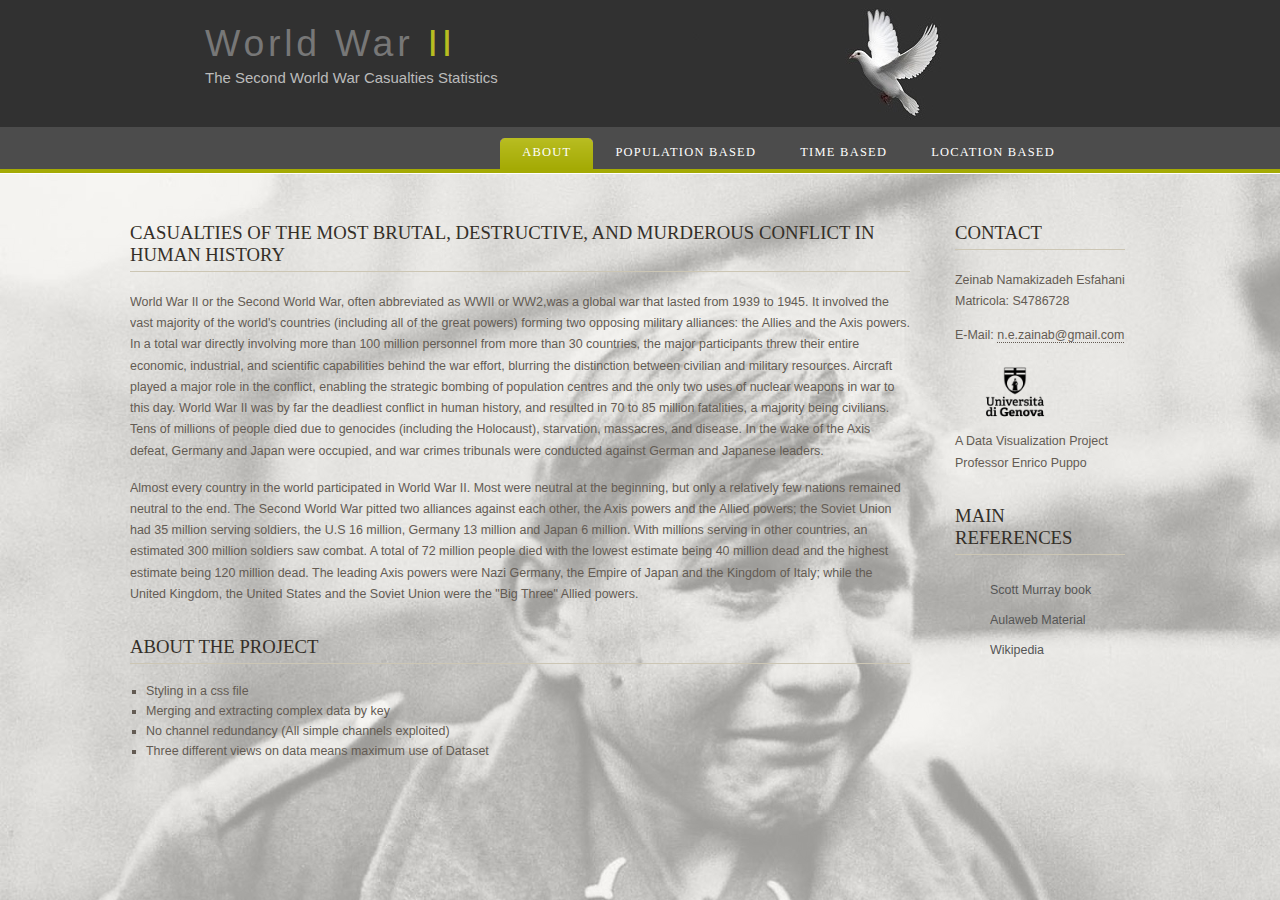
<file: index.html>
<!DOCTYPE html>
<html lang="en">


<head>
  <meta charset="UTF-8">
  <title>WWII</title>
  <link rel="stylesheet" type="text/css" href="style.css" />
  <script src="https://d3js.org/d3.v4.js"></script>
</head>

<body class="about"> <!--Class is to address the page in css to load BG-->
  <div id="main">
  
	<div id="header">
		<div id="logo">
		  <div id="logo_text">
          <h1><a href="index.html">World War <span class="logo_colour">II</span></a></h1>
          <h2>The Second World War Casualties Statistics</h2>
        </div>
		</div>
		<div id="menubar">
			<ul id="menu">
			<li class="selected"><a href="index.html">About</a></li> <!--class="selected" in the li tag for the selected page-->
			<li><a href="bubble.html">Population Based</a></li>
			<li><a href="time.html">Time Based</a></li>
			<li><a href="location.html">Location Based</a></li>
        </ul>
		</div>
	</div>
	
	<div id="site_content">
		<div class="sidebar">
			<h3>Contact</h3>
			
			<p>Zeinab Namakizadeh Esfahani<br> Matricola: S4786728</p>
			<div>E-Mail: <a href = "mailto:n.e.zainab@gmail.com">n.e.zainab@gmail.com</a></div>
			<br/>
			<img src="Images/logo-black.png" width="120" height="72" alt="UNIGE logo">
			<p>A Data Visualization Project<br/>Professor Enrico Puppo</p>
			<h3>Main References</h3>
			<ul>
			  <li><a href="https://github.com/scotthmurray/d3-book">Scott Murray book</a></li>
			  <li><a href="https://2020.aulaweb.unige.it/">Aulaweb Material</a></li>
			  <li><a href="https://en.wikipedia.org/wiki/World_War_II_casualties">Wikipedia</a></li>
			</ul>
		</div>
		<div id="content">
				<h1>Casualties of the most brutal, destructive, and murderous conflict in human history</h1>
				<p>World War II or the Second World War, often abbreviated as WWII or WW2,was a global war that lasted from 1939 to 1945. It involved the vast majority of the world's countries (including all of the great powers) forming two opposing military alliances: the Allies and the Axis powers. In a total war directly involving more than 100 million personnel from more than 30 countries, the major participants threw their entire economic, industrial, and scientific capabilities behind the war effort, blurring the distinction between civilian and military resources. Aircraft played a major role in the conflict, enabling the strategic bombing of population centres and the only two uses of nuclear weapons in war to this day. World War II was by far the deadliest conflict in human history, and resulted in 70 to 85 million fatalities, a majority being civilians. Tens of millions of people died due to genocides (including the Holocaust), starvation, massacres, and disease. In the wake of the Axis defeat, Germany and Japan were occupied, and war crimes tribunals were conducted against German and Japanese leaders.</p>
				<p>Almost every country in the world participated in World War II. Most were neutral at the beginning, but only a relatively few nations remained neutral to the end. The Second World War pitted two alliances against each other, the Axis powers and the Allied powers; the Soviet Union had 35 million serving soldiers, the U.S 16 million, Germany 13 million and Japan 6 million. With millions serving in other countries, an estimated 300 million soldiers saw combat. A total of 72 million people died with the lowest estimate being 40 million dead and the highest estimate being 120 million dead. The leading Axis powers were Nazi Germany, the Empire of Japan and the Kingdom of Italy; while the United Kingdom, the United States and the Soviet Union were the "Big Three" Allied powers.</p>
				<h1>About the Project</h1>
				<ul>
					<li>Styling in a css file</li>
					<li>Merging and extracting complex data by key</li>
					<li>No channel redundancy (All simple channels exploited)</li>
					<li>Three different views on data means maximum use of Dataset</li>
				</ul>
		</div>
	</div>
  </div>
</body>
</html>
</file>
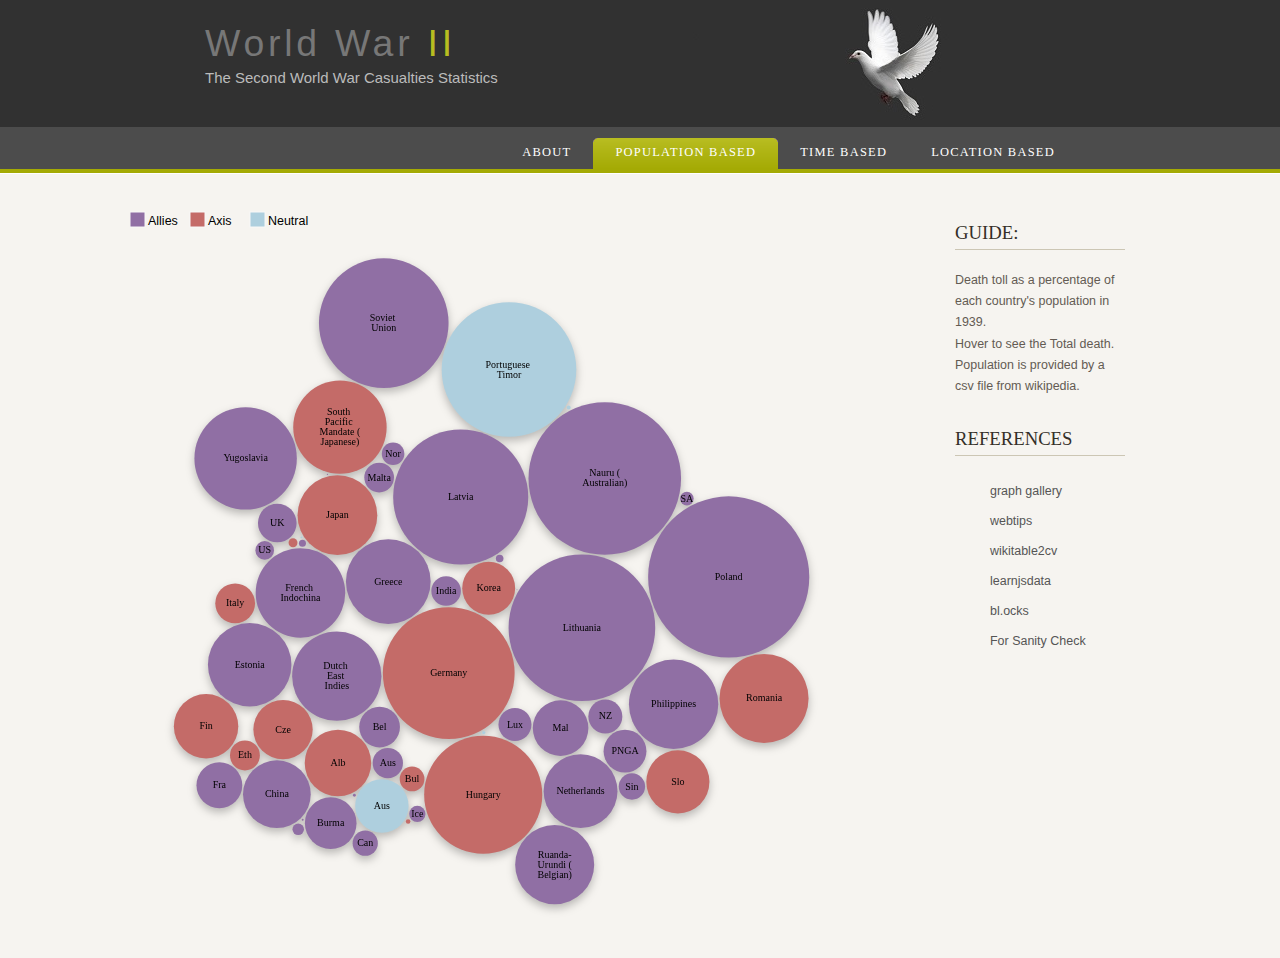
<file: bubble.html>
<!DOCTYPE html>
<html lang="en">


<head>
  <title>WWII</title>
  <meta charset="UTF-8">
  <link rel="stylesheet" type="text/css" href="style.css" />
  <script src="D3/d3.js"></script>
</head>

<body class="bubble">
  <div id="main">
  
	<div id="header">
		<div id="logo">
		  <div id="logo_text">
			  <h1><a href="index.html">World War <span class="logo_colour">II</span></a></h1>
			  <h2>The Second World War Casualties Statistics</h2>
          </div>
		</div>
		<div id="menubar">
			<ul id="menu">
				<li><a href="index.html">About</a></li>
				<li class="selected"><a href="bubble.html">Population Based</a></li><!--class="selected" in the li tag for the selected page-->
				<li><a href="time.html">Time Based</a></li>
				<li><a href="location.html">Location Based</a></li>
			</ul>
		</div>
	</div>	
		
	<div id="site_content">
	
		<div class="sidebar">
			<h3>Guide:</h3>
				<p>Death toll as a percentage of each country's population in 1939.<br/> Hover to see the Total death.<br/> Population is provided by a csv file from wikipedia.</p>
			<h3>References</h3>
			<ul>
			  <li><a href="https://www.d3-graph-gallery.com/bubble.html">graph gallery</a></li>
			  <li><a href="https://www.webtips.dev/how-to-make-interactive-bubble-charts-in-d3-js">webtips</a></li>
			  <li><a href="https://wikitable2csv.ggor.de/">wikitable2cv</a></li>
			  <li><a href="http://learnjsdata.com/">learnjsdata</a></li>
			  <li><a href="http://bl.ocks.org/phoebebright/raw/3176159/">bl.ocks</a></li>
			  <li><a href="https://topforeignstocks.com/2016/04/19/chart-world-war-ii-casualties-as-a-percentage-of-each-countrys-population/">For Sanity Check</a></li>
			</ul>
		</div>
		<div id="content">
			<svg width="400" height="30">
				<rect class="allies legend-element" x="0" y="5" width="1" height="1"></rect>
				<text x="18" y="18">Allies</text>
				<rect class="axis legend-element" x="60" y="5" width="100" height="100"></rect>
				<text x="78" y="18">Axis</text>
				<rect class="none legend-element" x="120" y="5" width="200" height="200"></rect>
				<text x="138" y="18">Neutral</text>
			</svg>
			<svg id="bubble" width="700" height="700" font-family="lucida sans" font-size="10" text-anchor="middle"></svg>
			<script src="bubble.js"></script>
			
		</div>
		
	</div>
  </div>
</body>
</html>
</file>
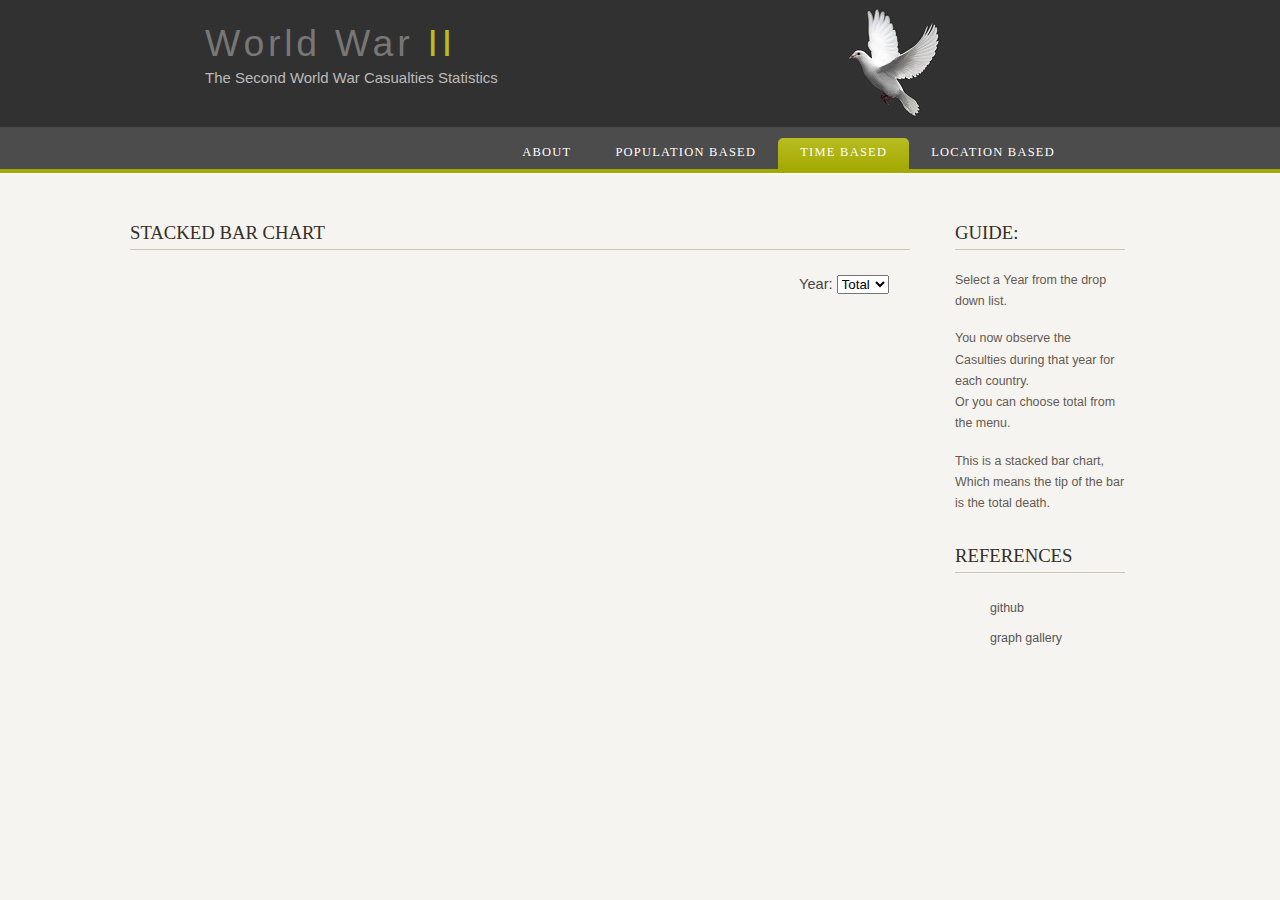
<file: time.html>
<!DOCTYPE html>
<html lang="en">

<head>
  <title>WWII</title>
  <meta charset="UTF-8">
  <link rel="stylesheet" type="text/css" href="style.css" />
  <script src="//d3js.org/d3.v4.min.js"></script>
  <script src="D3/d3-selection-multi.js"></script>
  <!--useless-->
  <!--<script src="http://ajax.googleapis.com/ajax/libs/jquery/1.7.1/jquery.min.js" type="text/javascript"></script>-->
  <!--<script src="https://cdnjs.cloudflare.com/ajax/libs/moment.js/2.29.1/moment.min.js"></script>-->

</head>



<body class="time">
  <div id="main">
  
	<div id="header">
		<div id="logo">
		    <div id="logo_text">
				<h1><a href="index.html">World War <span class="logo_colour">II</span></a></h1>
				<h2>The Second World War Casualties Statistics</h2>
		    </div>
		</div>
		<div id="menubar">
			<ul id="menu">
			<li><a href="index.html">About</a></li>
			<li><a href="bubble.html">Population Based</a></li>
			<li class="selected"><a href="time.html">Time Based</a></li><!--class="selected" in the li tag for the selected page-->
			<li><a href="location.html">Location Based</a></li>
        </ul>
		</div>
	</div>
		
			
		
	<div id="site_content">
	
		<div class="sidebar">
			<h3>Guide:</h3>
				<p>Select a Year from the drop down list.</p>
				<p>You now observe the Casulties during that year for each country. <br/>Or you can choose total from the menu.</p>
				<p>This is a stacked bar chart, Which means the tip of the bar is the total death.</p>
			<h3>References</h3>
			<ul>
			  <li><a href="http://curran.github.io/screencasts/splittingCharts/examples/viewer/#/16">github</a></li>
			  <li><a href="https://www.d3-graph-gallery.com/graph/interactivity_tooltip.html">graph gallery</a></li>
			</ul>
		</div>
		
		
		<div id="content">		
			<div id="stackedbars">
			    <h1>Stacked Bar Chart</h1>
				<table><tr>
					<td>
						<svg id="stacked" width="650" height="500"></svg>
					</td>
					<td>
						<div id="year-selector">
							<label>Year:</label>
							<select id="chosenyear" onchange="ChangeYear(this.options[this.selectedIndex].value)">
								<option selected value="total">Total</option>
								<option value="39">1939</option>
								<option value="40">1940</option>
								<option value="41">1941</option>
								<option value="42">1942</option>
								<option value="43">1943</option>
								<option value="44">1944</option>
								<option value="45">1945</option>
								<option value="46">1946</option>
							</select>
						</div>
					</td>
				</tr></table>
			</div>
		</div>
		
	</div>
  </div>
  <script src="time.js"></script> 
</body>
</html>
</file>
<file: style.css>
body
{ font-family: "lucida sans", arial, sans-serif;
  padding: 0px;
  margin: 0px;
  font-size: .78em;
  background: #F6F4F0;
  color: #635B53;}
  
body.about
{background-image: url('Images/aboutbgtr.png');}

body.bubble
{background: #F6F4F0;}

body.time
{background: #F6F4F0;}

body.location
{background: #F6F4F0;}

p
{ margin: 0px;
  padding: 0px 0px 16px 0px;
  line-height: 1.7em;}

h1, h2, h3, h4
{ font-size: 150%;
  padding: 7px 0px 5px 0px; 
  margin: 0px 0px 0px 0px; 
  font-weight: normal;
  color: #342F28;
  font-family: serif;}

h1, h3
{ text-transform: uppercase;
  margin: 10px 0px 20px 0px;
  padding: 5px 20px 5px 0px;
  border-bottom: 1px solid #CCC6B4;}

a, a:hover
{ border-bottom: 1px dotted;
  color: #635B53;
  text-decoration: none;}

a:hover
{ border-bottom: 1px solid;
  color: #A4AA04;}

img
{ border: 0px; 
  margin: 0px; 
  padding: 0px;}

a
{ outline: none;}

.left
{ float: left;
  margin-right: 10px;}

.right
{ float: right; 
  margin-left: 10px;}

.center
{ display: block;
  text-align: center;
  margin: 0 auto;}

blockquote
{ margin: 20px 0px 20px 0px; 
  padding: 10px 20px 0px 20px;
  border: 1px solid #E5E5DB;
  background: #FFF;}

ul
{ margin: 2px 0px 18px 16px;
  padding: 0px;}

ul li
{ list-style-type: square;
  margin: 0px 0px 6px 0px; 
  padding: 0px;}

ol
{ margin: 8px 0px 0px 24px;
  padding: 0px;}

ol li
{ margin: 0px 0px 11px 0px; 
  padding: 0px;}

#main, #logo, #menubar, #site_content
{ margin-left: auto; 
  margin-right: auto;}

#header
{ background: url(Images/back.png) repeat-x;}

#logo
{ width: 870px;
  height: 127px;
  position: relative;
  background: transparent url(Images/logo.png) no-repeat right;
  margin-left: auto; 
  margin-right: auto;}

#logo #logo_text 
{ position: absolute; 
  top: 0;
  left: 0;}

#logo h1, #logo h2
{ font: normal 300% 'century gothic', arial, sans-serif;
  border-bottom: 0;
  text-transform: none;
  margin: 0 0 0 9px;}

#logo_text h1, #logo_text h1 a, #logo_text h1 a:hover 
{ padding: 22px 0 0 0;
  color: #777;
  letter-spacing: 0.1em;
  text-decoration: none;}

#logo_text h1 a .logo_colour
{ color: #B8BD20;}

#logo_text a:hover .logo_colour
{ color: #777;}

#logo_text h2
{ font-size: 120%;
  padding: 4px 0 0 0;
  color: #BBB;}

#logo h1, #logo h2, #log h1
{ margin: 0;
  font-family: "century gothic", arial, sans-serif;}

#logo h1
{ font-size: 300%;
  padding: 22px 0px 0px 0px;
  color: #777;}

#logo h2
{ font-size: 120%;
  padding: 4px 0px 0px 0px;
  color: #BBB;}

#logo a
{ border: none;}

#menubar
{ width: 870px;
  height: 46px;
  padding-top: 4px;
  padding-left: 4px;} 

ul#menu
{ float: right;
  margin: 0px;}

ul#menu li
{ float: left;
  margin: 5px 0 0 0;
  padding: 0 0 0 6px;
  list-style: none;}

ul#menu li a
{ letter-spacing: 0.1em;
  font-family: serif;
  font-size: 100%;
  display: block; 
  float: left; 
  height: 20px;
  text-decoration: none; 
  padding: 9px 22px 5px 16px;
  text-align: center;
  color: #FFF;
  text-transform: uppercase;
  border: none;} 

ul#menu li.selected a
{ height: 20px;
  padding: 7px 22px 4px 16px;}

ul#menu li.selected
{ margin: 7px 0 0 0;
  background: #635B53 url(Images/tabs.png) no-repeat 0 0px;}

ul#menu li.selected a, ul#menu li.selected a:hover
{ background: #635B53 url(Images/tabs.png) no-repeat 100% 0px;
  color: #FFF;}

ul#menu li a:hover
{ color: #A4AA04;}

#site_content
{ width: 1020px;
  margin-top: 10px;
  overflow: hidden;} 
  
#stackedbars g
{ font-size: 12px;}
	
.sidebar
{ float: right;
  width: 170px;
  padding: 20px 25px 15px 15px;}

.sidebar ul
{ width: 178px; 
  padding-top: 4px; 
  margin: 4px 0px 15px 0px;}

.sidebar li
{ list-style: none; 
  padding: 0px 0px 2px 0px; }

.sidebar li a, .sidebar li a:hover
{ text-decoration: none; 
  padding: 4px 0px 4px 35px;
  display: block;
  background: transparent no-repeat left center;
  color: #555;
  border: none;} 

.sidebar li a.selected, .sidebar li a:hover, .sidebar li a.selected:hover
{ color: #A4AA04;} 

#content
{ text-align: left;
  width: 780px;
  float: left;
  padding: 20px 5px 15px 0px;}
  
table
{ margin: 0px 0 0px 0;
  font-size: 150%;
  background: #F6F4F0;}

table tr th, table tr td
{ font-size: .78em;
  background: #F6F4F0;
  padding: 3px 5px;
  text-align: left;
  vertical-align: top;}
  
table tr td
{ font-size: .78em;
  background: #F6F4F0;
  color: #47433F;
 }
 
#bubble{
    filter: drop-shadow( 0px 4px 4px rgba(0,0,0,.25) );
}

#year-selector{
	vertical-align: text-top;
}	
 
#casualties ul{
	color: #ABBD05;
	font-size: 80%;
	list-style-type: disc;
}

.legend-element {
    width: 15px;
    height: 15px;
}

.allies {
	stroke: #f7f7f7;
    fill: #906FA4;
	color: #906FA4;
	font-weight: bold;
	font-size: 170%
}

.axis {
	stroke: #f7f7f7;
    fill: #C46B68;
	color: #C46B68;
	font-weight: bold;
	font-size: 170%
}

.none {
    stroke: #f7f7f7;
    fill: #AECFDE;
	color: #AECFDE;
	font-weight: bold;
	font-size: 170%
}

.countries {
    stroke: #f7f7f7;
    fill: #d9d9d9;
	color: #d9d9d9;
	font-weight: bold;
	font-size: 170%
}

.selected {
	stroke: #ABBD05;
	stroke-width: 1.5px;
    fill: #ABBD05;	
}

.over {
	
	fill: #ABBD05;	
}

#world-map {
	margin: 0px 0px 20px 0px;
	border-top: 1px solid #FFF;
    float: left;
    border-width: 1px;
    border-color: #d9d9d9;
    border-left-style: solid;
}
/*Map grid style*/
.grat {
    stroke: grey;
    stroke-width: 1px;
    opacity: .2;
}


.arc text {
  font: 10px sans-serif;
  text-anchor: middle;
}

.arc path {
  stroke: #fff;
}

#piechart{
    filter: drop-shadow( 0px 4px 4px rgba(0,0,0,.25) );
	text-align:center
}

#piechart{
	width: 300px;
	height:300px;
}

/*Styling for the lines connecting the labels to the slices*/
polyline{
    opacity: .3;
    stroke: black;
    stroke-width: 2px;
    fill: none;
}

.pielegend{
	font-size: 10px;
}
/* 
.a{fill: #808000;}
.b{fill: #AEAE00;}
.c{fill: #DCDC00;}
.d{fill: #FFFF94;}
.e{fill: #FFFF66;}
.f{fill: #FFFF0B;}
.g{fill: #FF8000;}
.h{fill: #CC6600;} */
</file>
